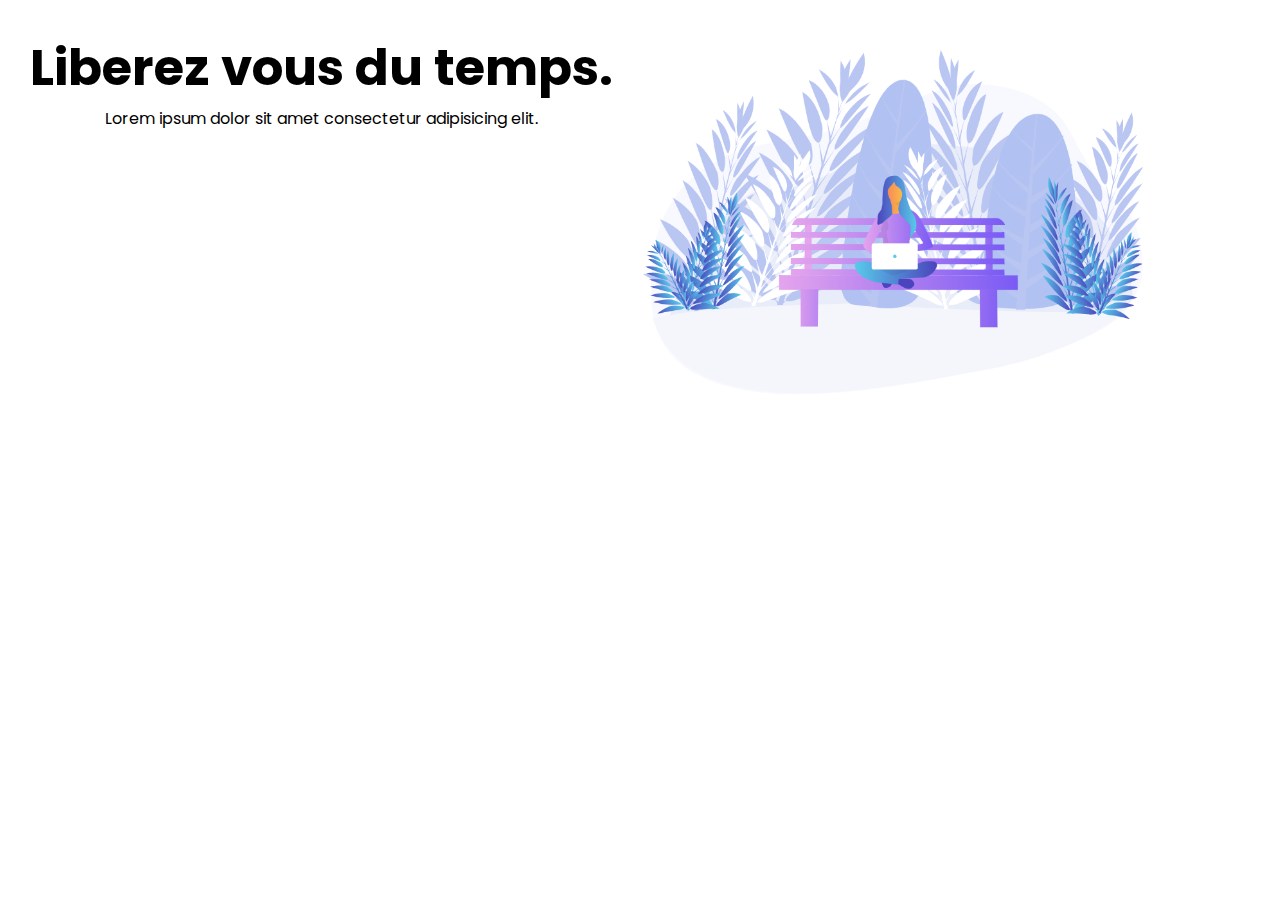
<file: musique.html>
<!DOCTYPE html>
<html lang="en">
<head>
    <meta charset="UTF-8">
    <meta http-equiv="X-UA-Compatible" content="IE=edge">
    <meta name="viewport" content="width=device-width, initial-scale=1.0">
    <title>Maquette Robot</title>
    <link rel="stylesheet" href="musique.css">
</head>
<body>
        
          <div class="menu">
            <div class="header">
                <h1>Liberez vous du temps.</h1>
                <p>Lorem ipsum dolor sit amet consectetur adipisicing elit.</p>
            </div><div class="image"><img src="example-17.png"></div>
          </div>
       
   
</body>
</html>
</file>
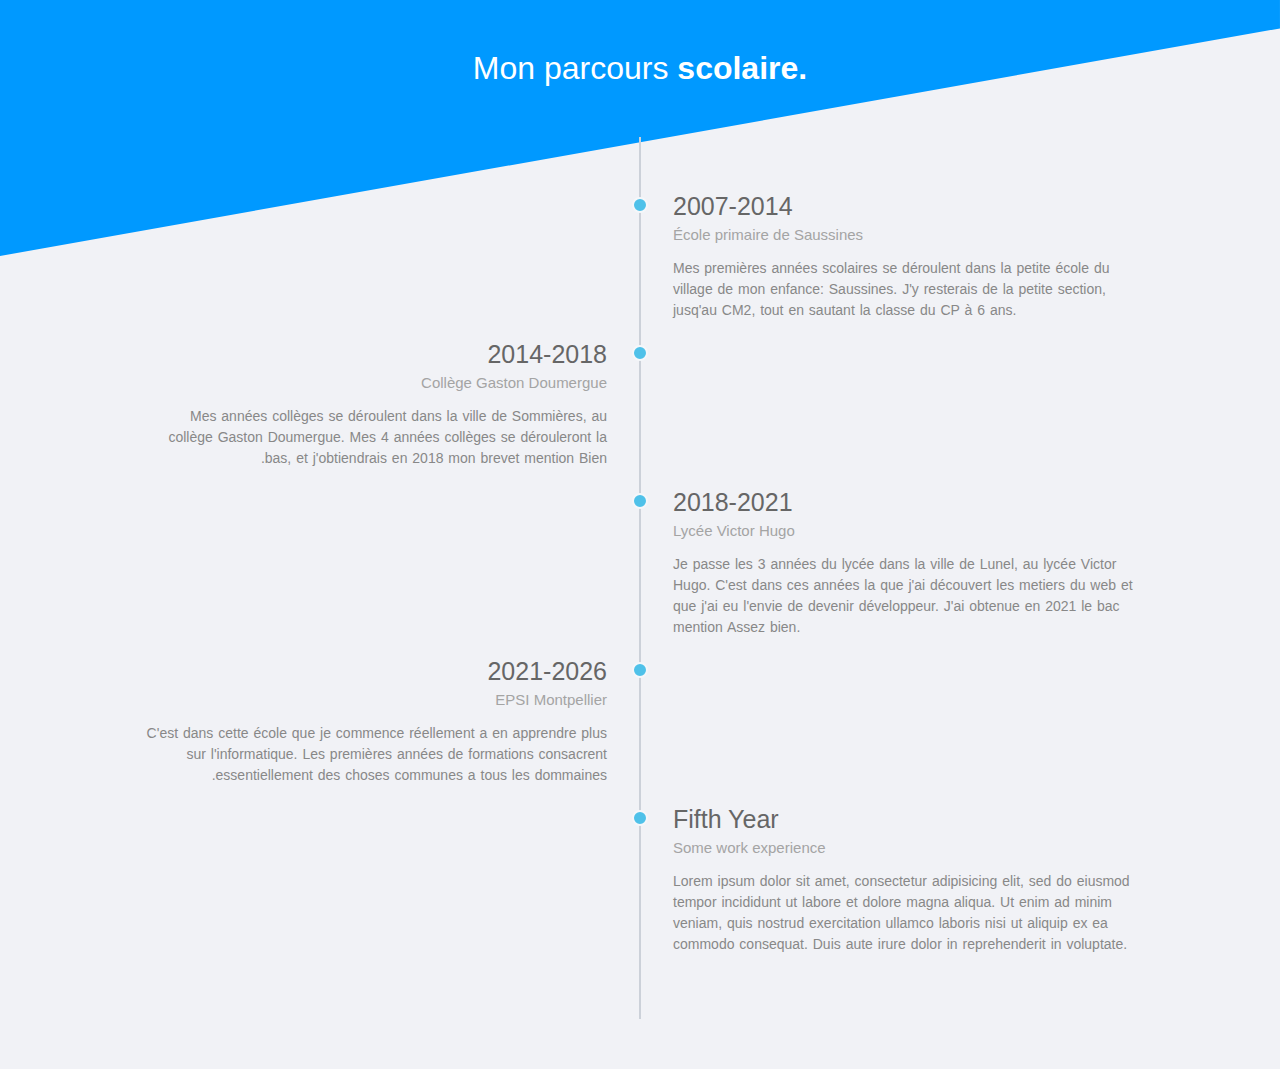
<file: timeline.html>
<!DOCTYPE html>
<html lang="en">
<head>
    <meta charset="UTF-8">
    <meta http-equiv="X-UA-Compatible" content="IE=edge">
    <meta name="viewport" content="width=device-width, initial-scale=1.0">
    <title>Document</title>
    <link rel="stylesheet" href="timeline.css">
</head>
<body>
    <svg xmlns="http://www.w3.org/2000/svg" viewBox="0 0 1440 320" style="position: absolute;">
        <path fill="#0099ff" fill-opacity="1" d="M0,288L1440,32L1440,0L0,0Z"></path>
      </svg>
    <h1>Mon parcours <span>scolaire.</span></h1>

<div class="container">

   <div class="timeline-block timeline-block-right">
      <div class="marker"></div>
      <div class="timeline-content">
         <h3>2007-2014</h3>
         <span>École primaire de Saussines</span>
         <p>Mes premières années scolaires se déroulent dans la petite école du village de mon enfance: Saussines. J'y resterais de la petite section, jusq'au CM2, tout en sautant la classe du CP à 6 ans.</p>
      </div>
   </div>

   <div class="timeline-block timeline-block-left">
      <div class="marker"></div>
      <div class="timeline-content">
         <h3>2014-2018</h3>
         <span>Collège Gaston Doumergue</span>
         <p>Mes années collèges se déroulent dans la ville de Sommières, au collège Gaston Doumergue. Mes 4 années collèges se dérouleront la bas, et j'obtiendrais en 2018 mon brevet mention Bien.</p>
      </div>
   </div>

   <div class="timeline-block timeline-block-right">
      <div class="marker"></div>
      <div class="timeline-content">
         <h3>2018-2021</h3>
         <span>Lycée Victor Hugo</span>
         <p>Je passe les 3 années du lycée dans la ville de Lunel, au lycée Victor Hugo. C'est dans ces années la que j'ai découvert les metiers du web et que j'ai eu l'envie de devenir développeur. J'ai obtenue en 2021 le bac mention Assez bien.</p>
      </div>
   </div>

   <div class="timeline-block timeline-block-left">
      <div class="marker"></div>
      <div class="timeline-content">
         <h3>2021-2026</h3>
         <span>EPSI Montpellier</span>
         <p>C'est dans cette école que je commence réellement a en apprendre plus sur l'informatique. Les premières années de formations consacrent essentiellement des choses communes a tous les dommaines.</p>
      </div>
   </div>

   <div class="timeline-block timeline-block-right">
      <div class="marker"></div>
      <div class="timeline-content">
         <h3>Fifth Year</h3>
         <span>Some work experience</span>
         <p>Lorem ipsum dolor sit amet, consectetur adipisicing elit, sed do eiusmod tempor incididunt ut labore et dolore magna aliqua. Ut enim ad minim veniam, quis nostrud exercitation ullamco laboris nisi ut aliquip ex ea commodo consequat. Duis aute irure dolor in reprehenderit in voluptate.</p>
      </div>
   </div>
</div>
</body>
</html>
</file>
<file: musique.css>
@import url('https://fonts.googleapis.com/css2?family=Poppins:wght@300&display=swap');

*{
    margin: 0;
    padding: 0;
    text-decoration: none;
    list-style: none;
    scroll-behavior: smooth;
    
}
body{
    height: 100vh;
    font-family: 'Poppins', sans-serif;
}

header img{
   
    text-align: center;
}
.header{
    display: flex;
    align-items: center;
    flex-direction: column;
    
}
.header h1{
  
    font-size: 50px;
    color: #000000;
    padding: 30px;
    padding-bottom: 0px;
}
.header p{
    color:#000000;
    padding: 30px;
    padding-top: 0px;
}
.image {
 
    text-align: center;
}

.image img{
    width: 500px;
}
.menu{
    display: flex;
}
</file>
<file: timeline.css>
* {
  -webkit-box-sizing: border-box;
  -moz-box-sizing: border-box;
  box-sizing: border-box;
  outline: none;
}

body {
  margin: 0;
  padding: 0;
  font-family: 'Roboto', sans-serif;
  background: #F1F2F6;
}

h1 {
  text-align: center;
  font-weight: 300;
  color: #fff;
  position: relative;
  margin-top: 0px;
  padding-top: 50px;
}


h1 span {
  font-weight: 600;
}

.container {
  width: 80%;
  padding: 50px 0;
  margin: 50px auto;
  position: relative;
  overflow: hidden;
}

.container:before {
  content: '';
  position: absolute;
  top: 0;
  left: 50%;
  margin-left: -1px;
  width: 2px;
  height: 100%;
  background: #CCD1D9;
  z-index: 1
}

.timeline-block {
  width: -webkit-calc(50% + 8px);
  width: -moz-calc(50% + 8px);
  width: calc(50% + 8px);
  display: -webkit-box;
  display: -webkit-flex;
  display: -moz-box;
  display: flex;
  -webkit-box-pack: justify;
  -webkit-justify-content: space-between;
  -moz-box-pack: justify;
  justify-content: space-between;
  clear: both;
}

.timeline-block-right {
  float: right;
}

.timeline-block-left {
  float: left;
  direction: rtl
}

.marker {
  width: 16px;
  height: 16px;
  border-radius: 50%;
  border: 2px solid #F5F7FA;
  background: #4FC1E9;
  margin-top: 10px;
  z-index: 9999
}

.timeline-content {
  width: 95%;
  padding: 0 15px;
  color: #666
}

.timeline-content h3 {
  margin-top: 5px;
  margin-bottom: 5px;
  font-size: 25px;
  font-weight: 500
}

.timeline-content span {
  font-size: 15px;
  color: #a4a4a4;
}

.timeline-content p {
  font-size: 14px;
  line-height: 1.5em;
  word-spacing: 1px;
  color: #888;
}


@media screen and (max-width: 768px) {
  .container:before {
     left: 8px;
     width: 2px;
  }
  .timeline-block {
     width: 100%;
     margin-bottom: 30px;
  }
  .timeline-block-right {
     float: none;
  }

  .timeline-block-left {
     float: none;
     direction: ltr;
  }
}
</file>
